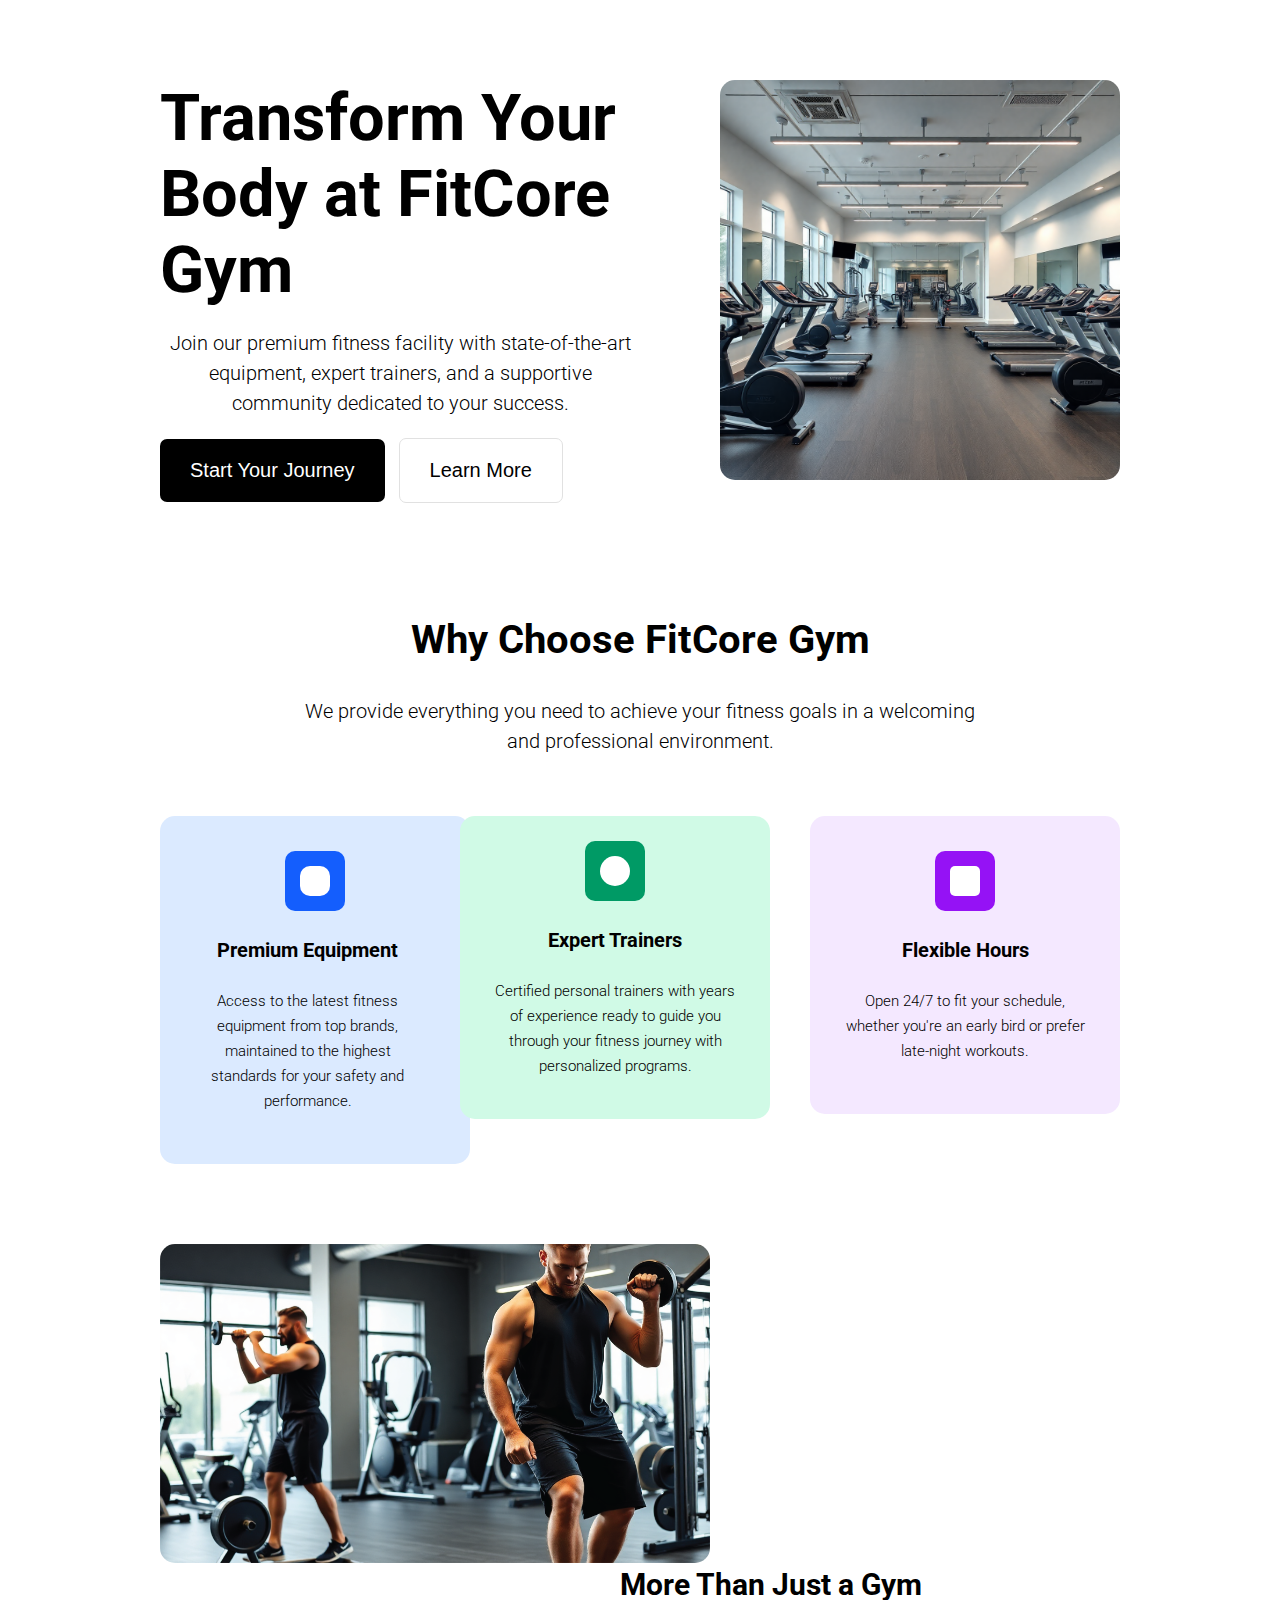
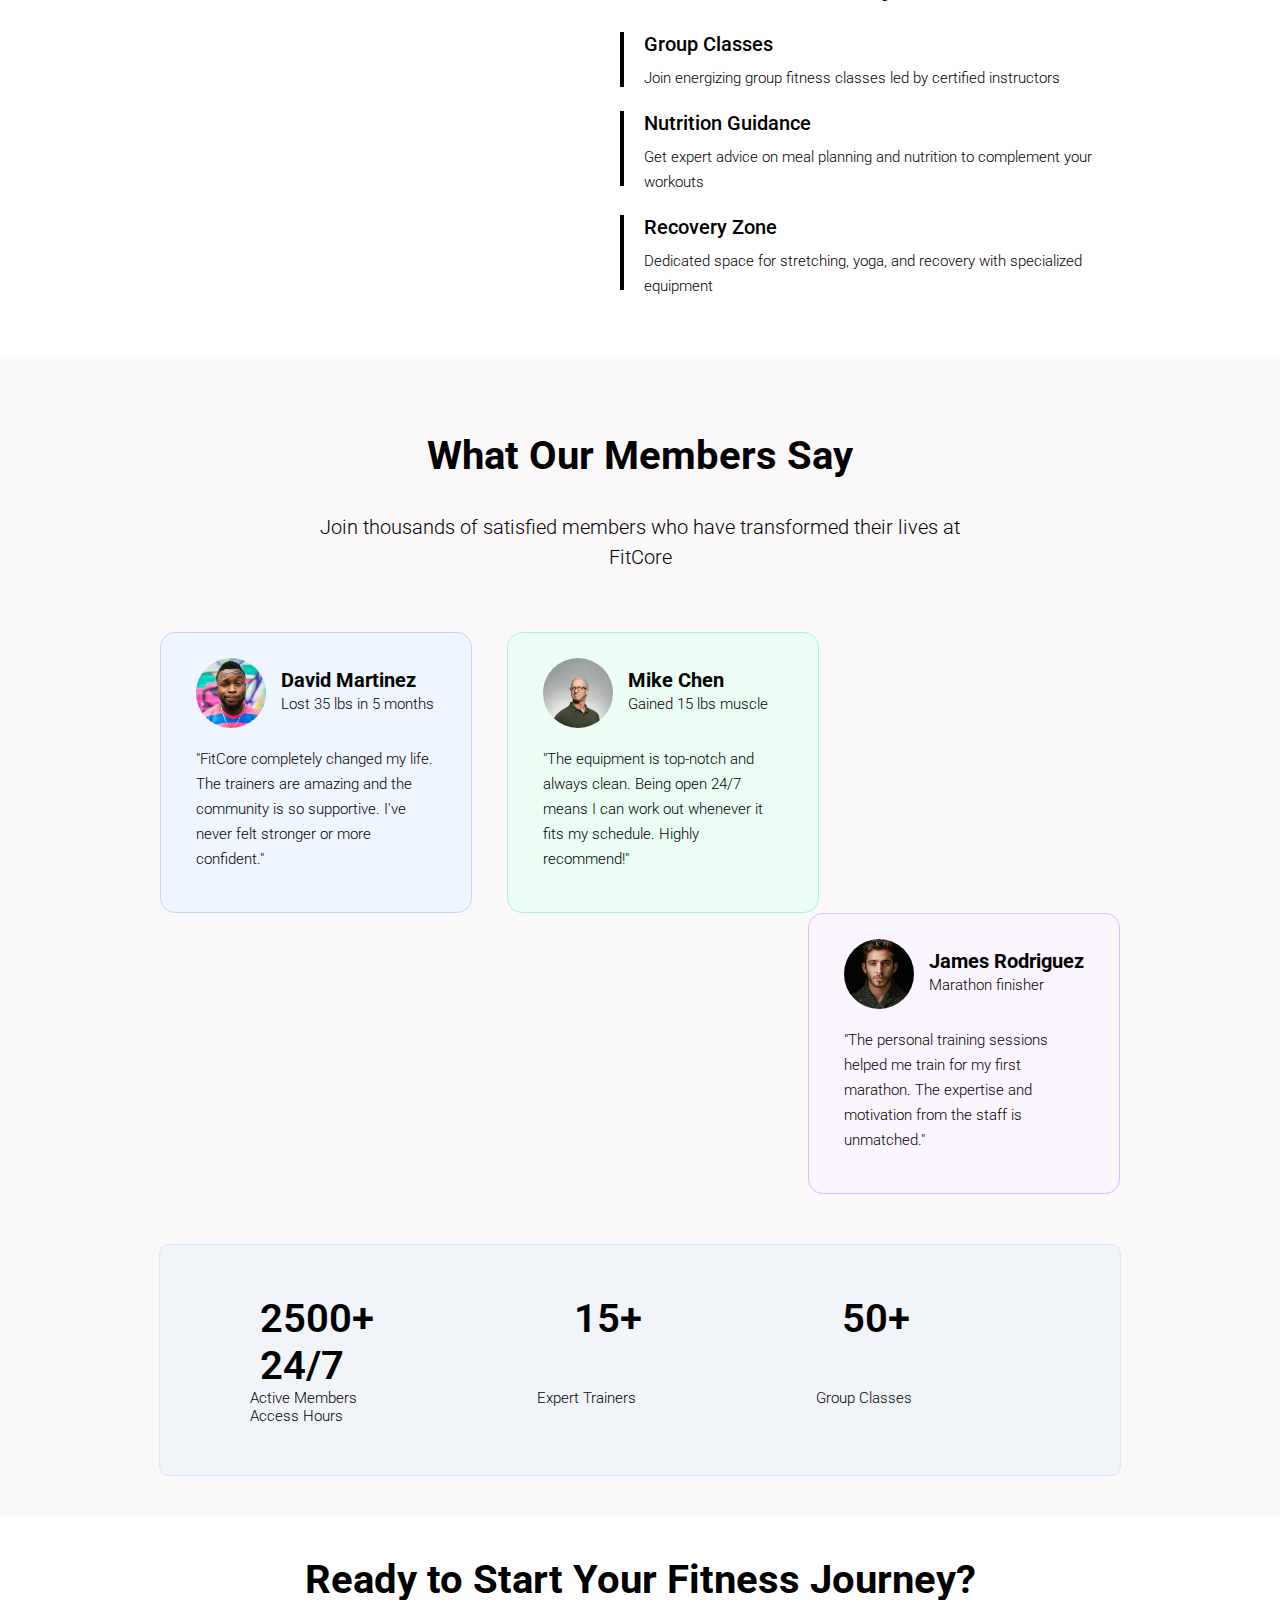
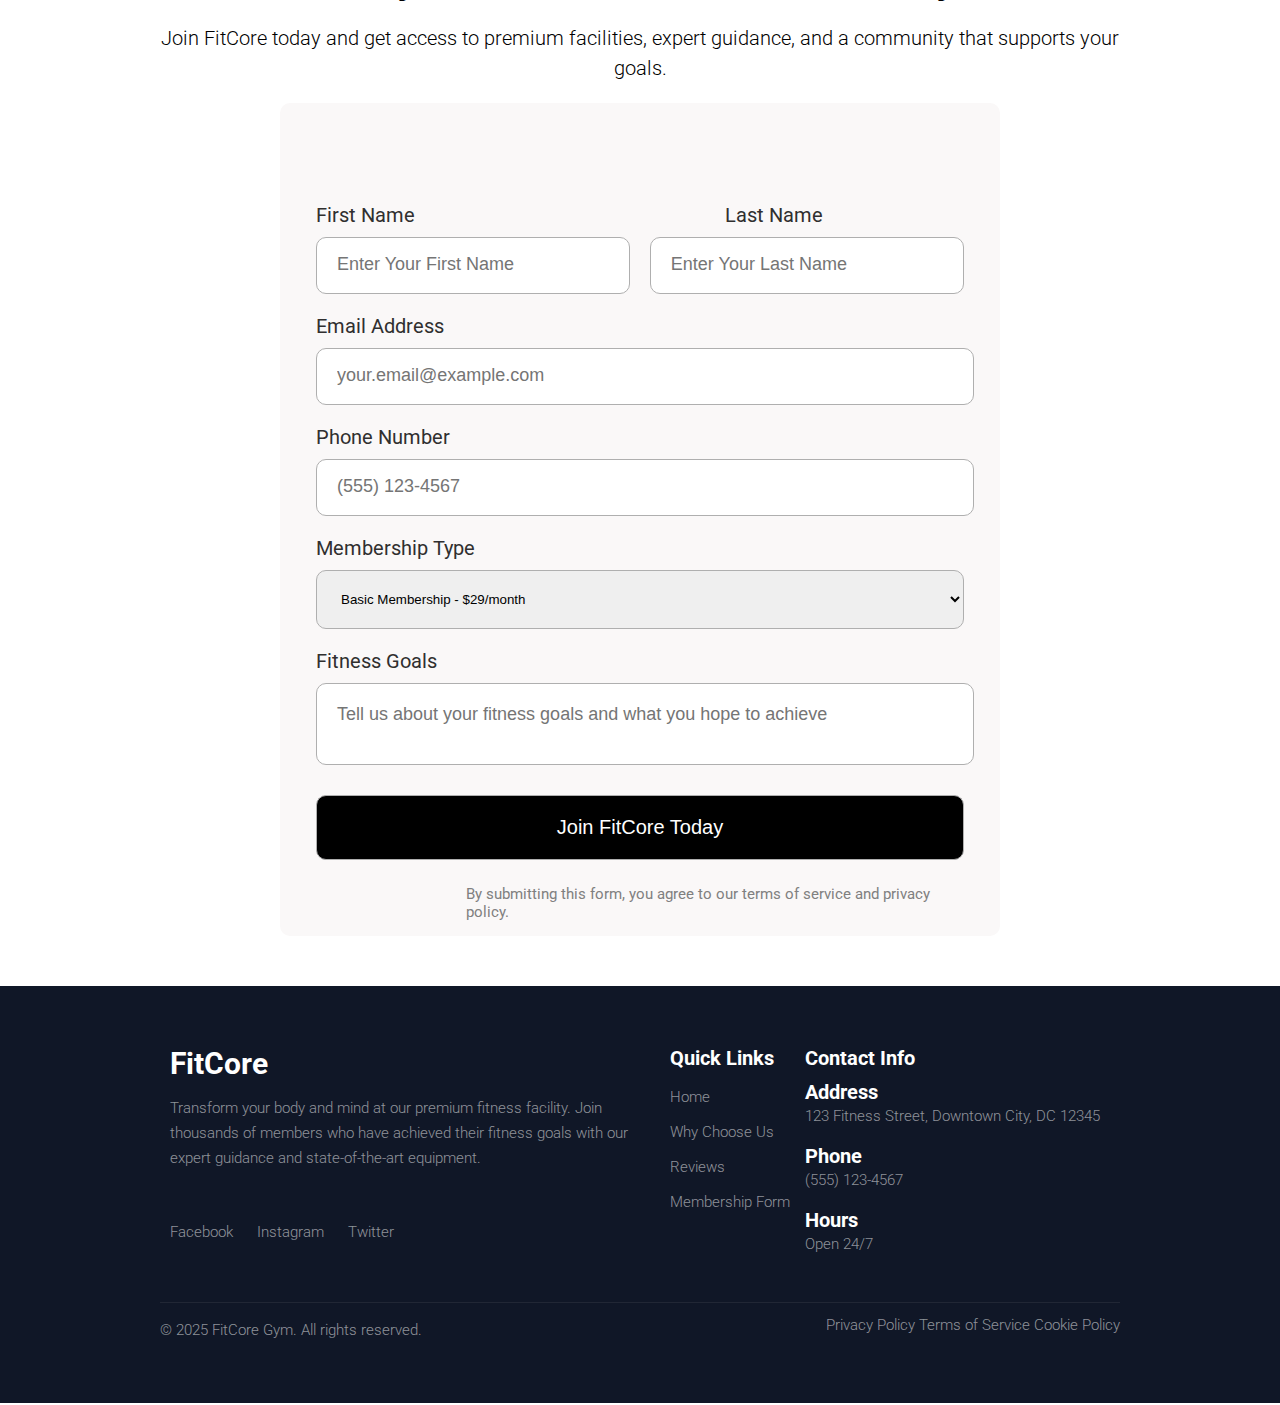
<file: index.html>
<!DOCTYPE html>
<html lang="en">
  <head>
    <meta charset="UTF-8" />
    <meta name="viewport" content="width=device-width, initial-scale=1.0" />
    <title>FitCore Gym | Assignment 2</title>
    <link rel="preconnect" href="https://fonts.googleapis.com" />
    <link rel="preconnect" href="https://fonts.gstatic.com" crossorigin />
    <link
      href="https://fonts.googleapis.com/css2?family=Roboto:ital,wght@0,100..900;1,100..900&display=swap"
      rel="stylesheet"
    />
    <link rel="stylesheet" href="css/index.css" />
    <link
      rel="shortcut icon"
      href="images/favicon.png"
      type="image/x-icon"
    />
  </head>
  <body>
    <div id="home" class="header padding-buttom">
      <div class="container">
        <div class="heading-text float-left">
          <h1>Transform Your Body at FitCore Gym</h1>
          <p class="section-paragraph">
            Join our premium fitness facility with state-of-the-art equipment,
            expert trainers, and a supportive community dedicated to your
            success.
          </p>
          <div class="button float-left">
            <button class="btn-left">Start Your Journey</button>
            <button class="btn-right">Learn More</button>
          </div>
        </div>

        <div class="image float-right">
          <img
            class="image-border"
            src="images/hero-section-img.png"
            alt="hero gym"
          />
        </div>
      </div>
      <div class="clear"></div>
    </div>

    <div id="why-choose-us" class="why-choose-us py-section">
      <div class="container">
        <div class="title">
          <h2>Why Choose FitCore Gym</h2>
          <p class="section-paragraph">
            We provide everything you need to achieve your fitness goals in a
            welcoming and professional environment.
          </p>
        </div>
        <div class="all-cards">
          <div class="card card1 float-right">
            <div class="square bg-violet">
              <div class="inner-square1 bg-light"></div>
            </div>
            <div class="text">
              <h4>Flexible Hours</h4>
              <p class="cards-paragraph">
                Open 24/7 to fit your schedule, whether you're an early bird or
                prefer late-night workouts.
              </p>
            </div>
          </div>
          <div class="card card2 float-right">
            <div class="square bg-green">
              <div class="circle bg-light"></div>
            </div>
            <div class="text">
              <h4>Expert Trainers</h4>
              <p class="cards-paragraph">
                Certified personal trainers with years of experience ready to
                guide you through your fitness journey with personalized
                programs.
              </p>
            </div>
          </div>
          <div class="card card3">
            <div class="square bg-blue">
              <div class="inner-square2 bg-light"></div>
            </div>
            <div class="text">
              <h4>Premium Equipment</h4>
              <p class="cards-paragraph">
                Access to the latest fitness equipment from top brands,
                maintained to the highest standards for your safety and
                performance.
              </p>
            </div>
          </div>

          <div class="clear"></div>
        </div>
      </div>
    </div>

    <div id="reviews" class="more-than-gym-section py-section">
      <div class="container">
        <div class="image float-left">
          <img
            class="image-border"
            src="images/why-choose-us.png"
            alt="gym"
          />
        </div>
        <div class="text float-right">
          <h3>More Than Just a Gym</h3>
          <div class="features">
            <div class="vertical-line small float-left"></div>
            <h4>Group Classes</h4>
            <p class="cards-paragraph">
              Join energizing group fitness classes led by certified instructors
            </p>
          </div>
          <div class="features">
            <div class="vertical-line large float-left"></div>
            <h4>Nutrition Guidance</h4>
            <p class="cards-paragraph">
              Get expert advice on meal planning and nutrition to complement
              your workouts
            </p>
          </div>
          <div class="features">
            <div class="vertical-line large float-left"></div>
            <h4>Recovery Zone</h4>
            <p class="cards-paragraph">
              Dedicated space for stretching, yoga, and recovery with
              specialized equipment
            </p>
          </div>
        </div>
      </div>
      <div class="clear"></div>
    </div>

    <div class="what-our-member-section py-section bg-grey">
      <div class="container">
        <div class="title">
          <h2>What Our Members Say</h2>
          <p class="section-paragraph">
            Join thousands of satisfied members who have transformed their lives
            at FitCore
          </p>
        </div>
        <div class="all-cards">
          <div class="card card1 float-left">
            <div class="image float-left">
              <img src="images/avatar-1.jpg" alt="customer1" />
            </div>
            <div class="customer-info float-left">
              <h4 class="no-margin">David Martinez</h4>
              <p class="cards-paragraph no-margin">Lost 35 lbs in 5 months</p>
            </div>
            <div class="clear"></div>

            <div class="customer-review">
              <p class="cards-paragraph align-left">
                "FitCore completely changed my life. The trainers are amazing
                and the community is so supportive. I've never felt stronger or
                more confident."
              </p>
            </div>
          </div>
          <div class="card card2 float-left">
            <div class="image float-left">
              <img src="images/avatar-2.jpg" alt="customer2" />
            </div>
            <div class="customer-info float-left">
              <h4 class="no-margin">Mike Chen</h4>
              <p class="cards-paragraph no-margin">Gained 15 lbs muscle</p>
            </div>
            <div class="clear"></div>

            <div class="customer-review">
              <p class="cards-paragraph align-left">
                "The equipment is top-notch and always clean. Being open 24/7
                means I can work out whenever it fits my schedule. Highly
                recommend!"
              </p>
            </div>
          </div>
          <div class="card card3 float-right">
            <div class="image float-left">
              <img src="images/avatar-3.jpg" alt="customer3" />
            </div>
            <div class="customer-info float-left">
              <h4 class="no-margin">James Rodriguez</h4>
              <p class="cards-paragraph no-margin">Marathon finisher</p>
            </div>
            <div class="clear"></div>

            <div class="customer-review">
              <p class="cards-paragraph align-left">
                "The personal training sessions helped me train for my first
                marathon. The expertise and motivation from the staff is
                unmatched."
              </p>
            </div>
          </div>
        </div>
      </div>
      <div class="clear"></div>
      <div class="gym-info-section">
        <div class="container bg-grey">
          <div class="numbers">
            <ul class="no-list-style no-padding float-left">
              <li class="float-left">2500+</li>
              <li class="float-left">15+</li>
              <li class="float-left">50+</li>
              <li class="float-left">24/7</li>
            </ul>
          </div>
          <div class="clear"></div>
          <div class="titles">
            <ul class="no-list-style no-padding float-left">
              <li class="float-left">Active Members</li>
              <li class="float-left">Expert Trainers</li>
              <li class="float-left">Group Classes</li>
              <li class="float-left">Access Hours</li>
            </ul>
          </div>
          <div class="clear"></div>
        </div>
      </div>
    </div>

    <div id="membership-form" class="ready-to-start-section py-section">
      <div class="container">
        <div class="title">
          <h2 class="no-margin">Ready to Start Your Fitness Journey?</h2>
          <p class="section-paragraph">
            Join FitCore today and get access to premium facilities, expert
            guidance, and a community that supports your goals.
          </p>
        </div>
        <div class="form">
          <div class="content-container margin-block30">
            
            <form method="post">
              <!--label------------------------------------------------------>

              <div>
                <div class="first">
                  <label
                    class="first-name float-left label-button-padding"
                    for="fname"
                    >First Name</label
                  >
                </div>
                <div class="last">
                  <label
                    class="last-name float-left label-button-padding"
                    for="lname"
                    >Last Name</label
                  >
                </div>
              </div>

              <!----input----------------------------------------------------->

              <div class="f-l-inputs input-button-padding">
                <div class="f-input">
                  <input
                    class="first float-left"
                    id="fname"
                    type="text"
                    name="userFname"
                    placeholder="Enter Your First Name"
                    minlength="3"
                  />
                </div>

                <div class="l-input">
                  <input
                    class="last float-right"
                    id="lname"
                    type="text"
                    name="userLname"
                    placeholder="Enter Your Last Name"
                    minlength="3"
                  />
                </div>
                <div class="clear"></div>
              </div>
              <!----label----------------------------------------------------->

              <div>
                <label class="float-left label-button-padding" for="email"
                  >Email Address</label
                >
              </div>

              <!----input----------------------------------------------------->

              <div>
                <input
                  class="float-left email-input"
                  id="email"
                  type="email"
                  name="userEmail"
                  placeholder="your.email@example.com"
                />
              </div>

              <!----label----------------------------------------------------->

              <div>
                <label class="float-left label-button-padding" for="phone"
                  >Phone Number
                </label>
              </div>

              <!----input----------------------------------------------------->

              <div>
                <input
                  class="float-left phone-input"
                  id="phone"
                  type="tel"
                  name="userPhone"
                  placeholder="(555) 123-4567"
                />
              </div>

              <!----label----------------------------------------------------->

              <div>
                <label class="float-left label-button-padding" for="member-type"
                  >Membership Type
                </label>
              </div>

              <!----input----------------------------------------------------->

              <div>
                <select class="float-left" name="memberType" id="member-type">
                  <option value="basic">Basic Membership - $29/month</option>
                  <option value="premium">
                    premium Membership - $49/month
                  </option>
                  <option value="vip">VIP Membership - $79/month</option>
                </select>
              </div>

              <!----label----------------------------------------------------->

              <div>
                <label class="float-left label-button-padding" for="goals"
                  >Fitness Goals
                </label>
              </div>

              <!----input----------------------------------------------------->

              <div>
                <textarea
                  class="float-left"
                  rows="2"
                  name="userGoals"
                  id="goals"
                  placeholder="Tell us about your fitness goals and what you hope to achieve"
                ></textarea>
              </div>

              <!----button----------------------------------------------------->

              <div>
                <button class="float-left margin-block30 submit-button" type="submit">
                  Join FitCore Today
                </button>
              </div>

              <div>
                <p class="endline float-left">
                  By submitting this form, you agree to our terms of service and
                  privacy policy.
                </p>
              </div>

              <div class="clear"></div>
            </form>
          </div>
        </div>
      </div>
    </div>

    <div class="footer bg-navyblue">
      <div class="container">
        <div class="footer-descr float-left paddingtop60">
          <div><h3 class="footer-header no-margin text-white">FitCore</h3></div>
          <div>
            <p class="cards-paragraph footer-paragraph text-white-lowopacity">
              Transform your body and mind at our premium fitness facility. Join
              thousands of members who have achieved their fitness goals with
              our expert guidance and state-of-the-art equipment.
            </p>
          </div>
        </div>

        <div class="quick-links float-left paddingtop60">
          <div><h4 class="marginbottom10 text-white">Quick Links</h4></div>
          <div>
            <ul class="no-list-style no-margin no-padding">
              <li>
                <a class="cards-paragraph text-white-lowopacity" href="#home">Home</a>
              </li>
              <li>
                <a class="cards-paragraph text-white-lowopacity" href="#why-choose-us"
                  >Why Choose Us</a
                >
              </li>
              <li>
                <a class="cards-paragraph text-white-lowopacity" href="#reviews"
                  >Reviews</a
                >
              </li>
              <li>
                <a class="cards-paragraph text-white-lowopacity" href="#membership-form"
                  >Membership Form</a
                >
              </li>
            </ul>
          </div>
        </div>

        <div class="contact-info float-right paddingtop60">
          <div><h4 class="marginbottom10 text-white">Contact Info</h4></div>
          <div class="contact">
            <h4 class="no-margin text-white">Address</h4>
            <p class="cards-paragraph no-margin-top text-white-lowopacity">
              123 Fitness Street, Downtown City, DC 12345
            </p>
            <h4 class="no-margin text-white">Phone</h4>
            <p class="cards-paragraph no-margin-top text-white-lowopacity">
              (555) 123-4567
            </p>
            <h4 class="no-margin text-white">Hours</h4>
            <p class="cards-paragraph no-margin-top text-white-lowopacity">Open 24/7</p>
          </div>
        </div>

        <div class="social-links float-left">
          <a
            class="cards-paragraph text-white-lowopacity"
            href="https://www.facebook.com/"
            target="_blank"
            >Facebook
          </a>
          <a
            class="cards-paragraph text-white-lowopacity"
            href="https://www.instagram.com/"
            target="_blank"
          >
            Instagram</a
          >
          <a
            class="cards-paragraph text-white-lowopacity"
            href="https://www.twitter.com/"
            target="_blank"
            >Twitter</a
          >
        </div>
        <div class="clear"></div>
        <div class="line"></div>

       
        <div>
          <p class="marginbottom30 text-white-lowopacity cards-paragraph float-left copy-right">
            © 2025 FitCore Gym. All rights reserved.
          </p>
        </div>

        <div class="policy-links float-right">
          <a class="marginbottom30 text-white-lowopacity cards-paragraph " href="#"
            >Privacy Policy
          </a>
          <a class="text-white-lowopacity cards-paragraph " href="#">
            Terms of Service
          </a>
          <a class="text-white-lowopacity cards-paragraph " href="#"
            >Cookie Policy</a
          >
        </div>

        <div class="clear"></div>
      </div>
    </div>
  </body>
</html>
</file>
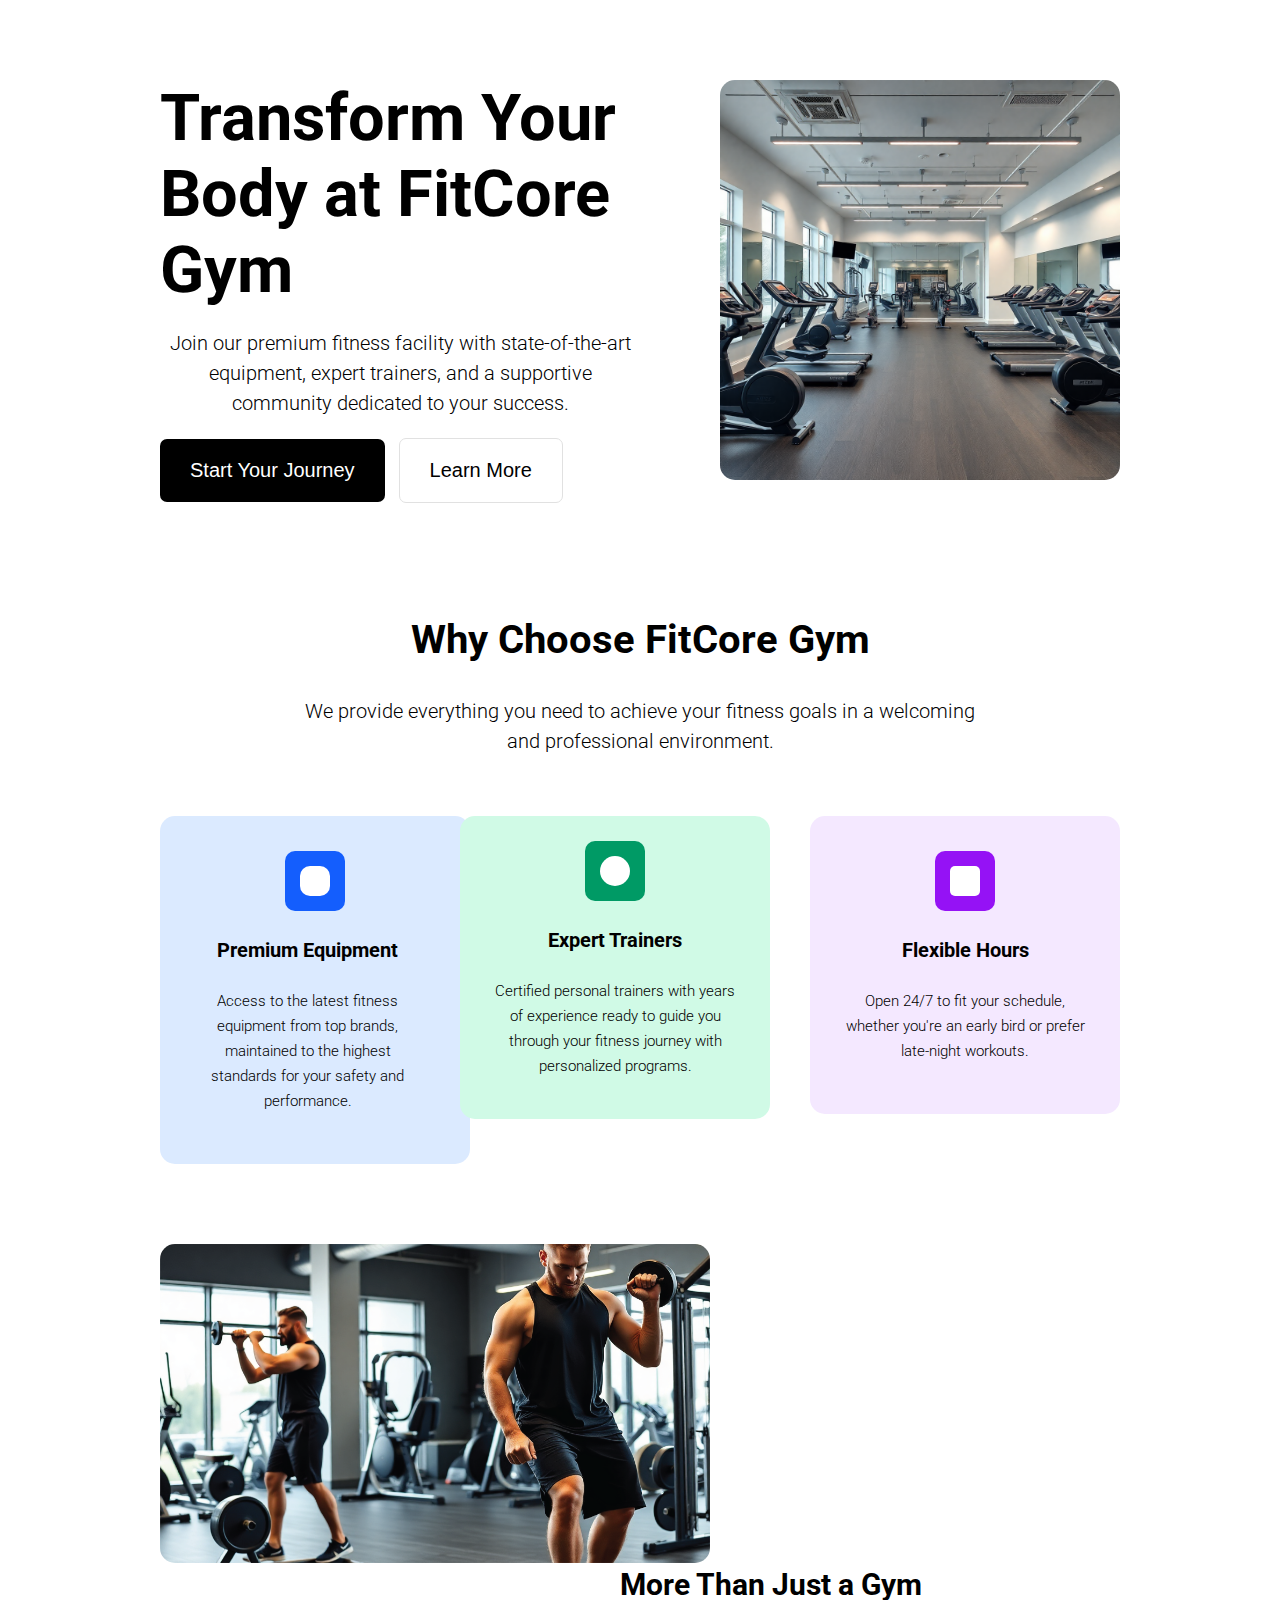
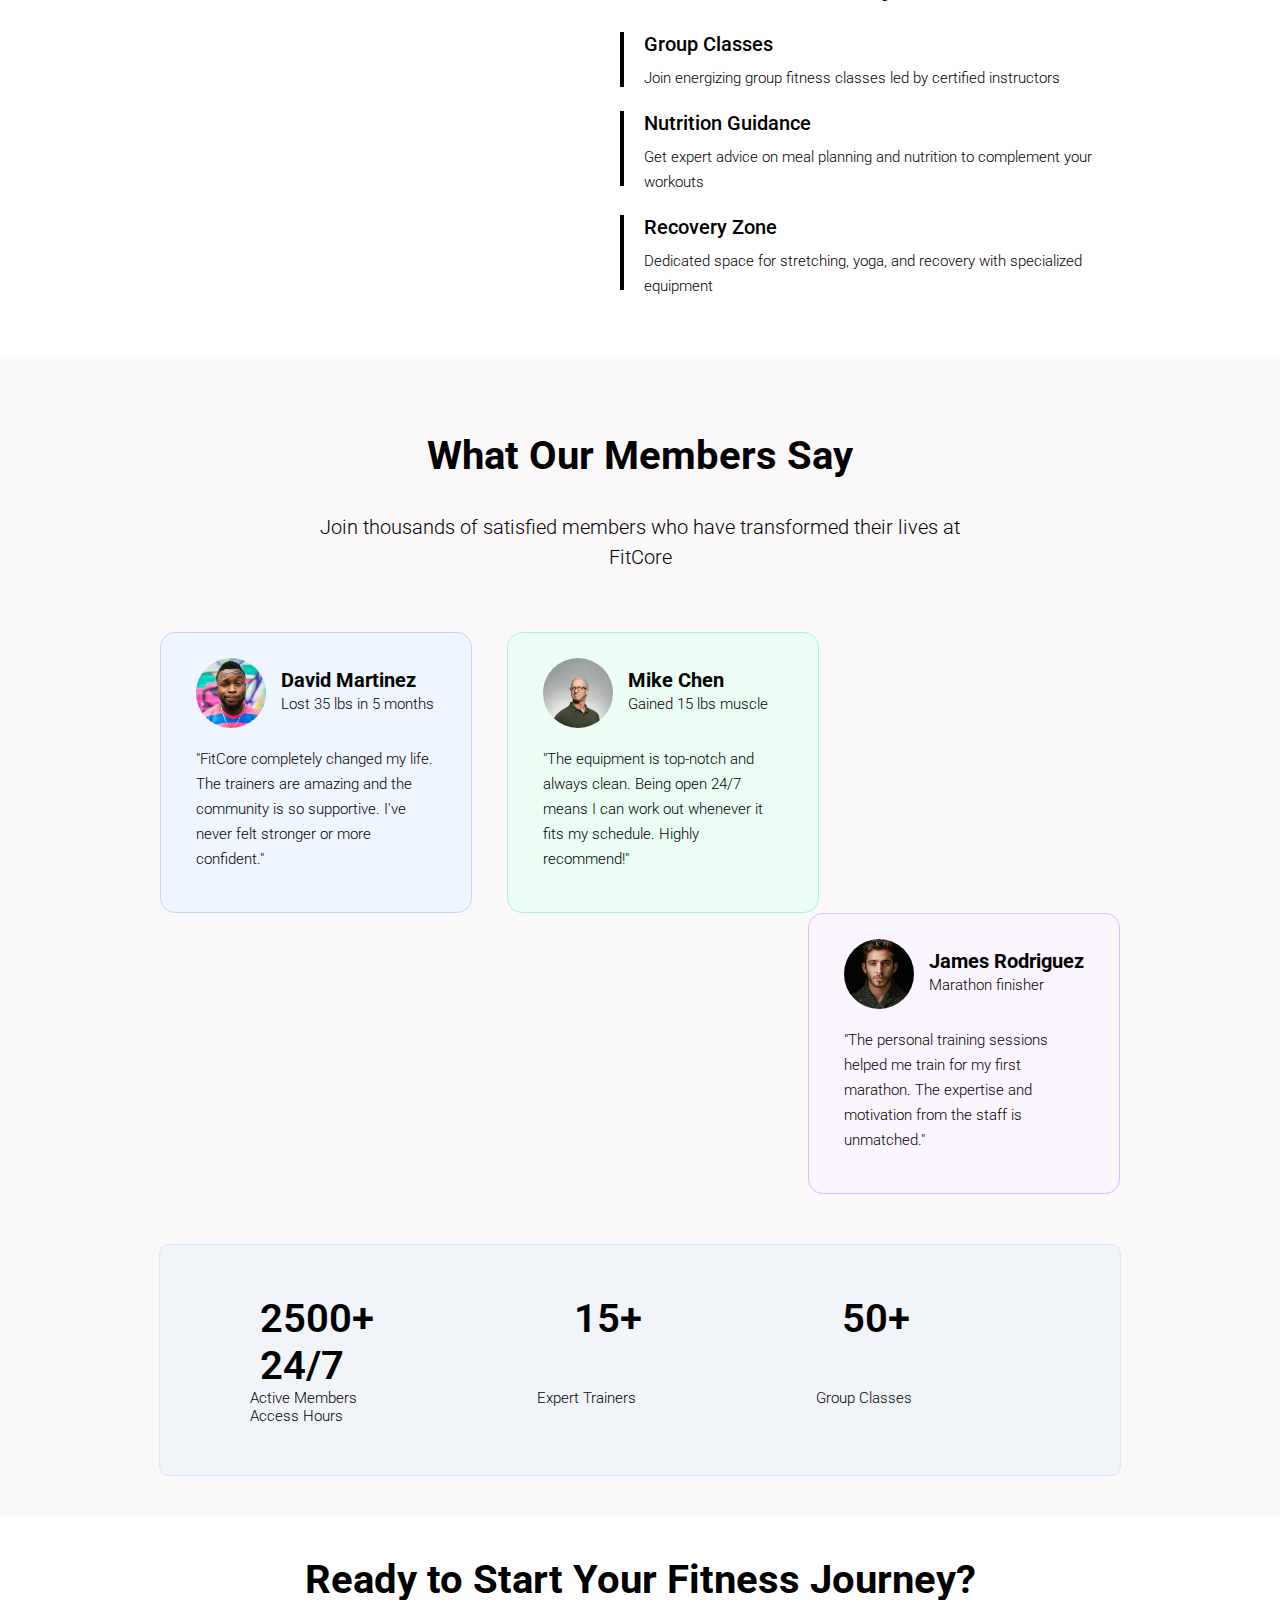
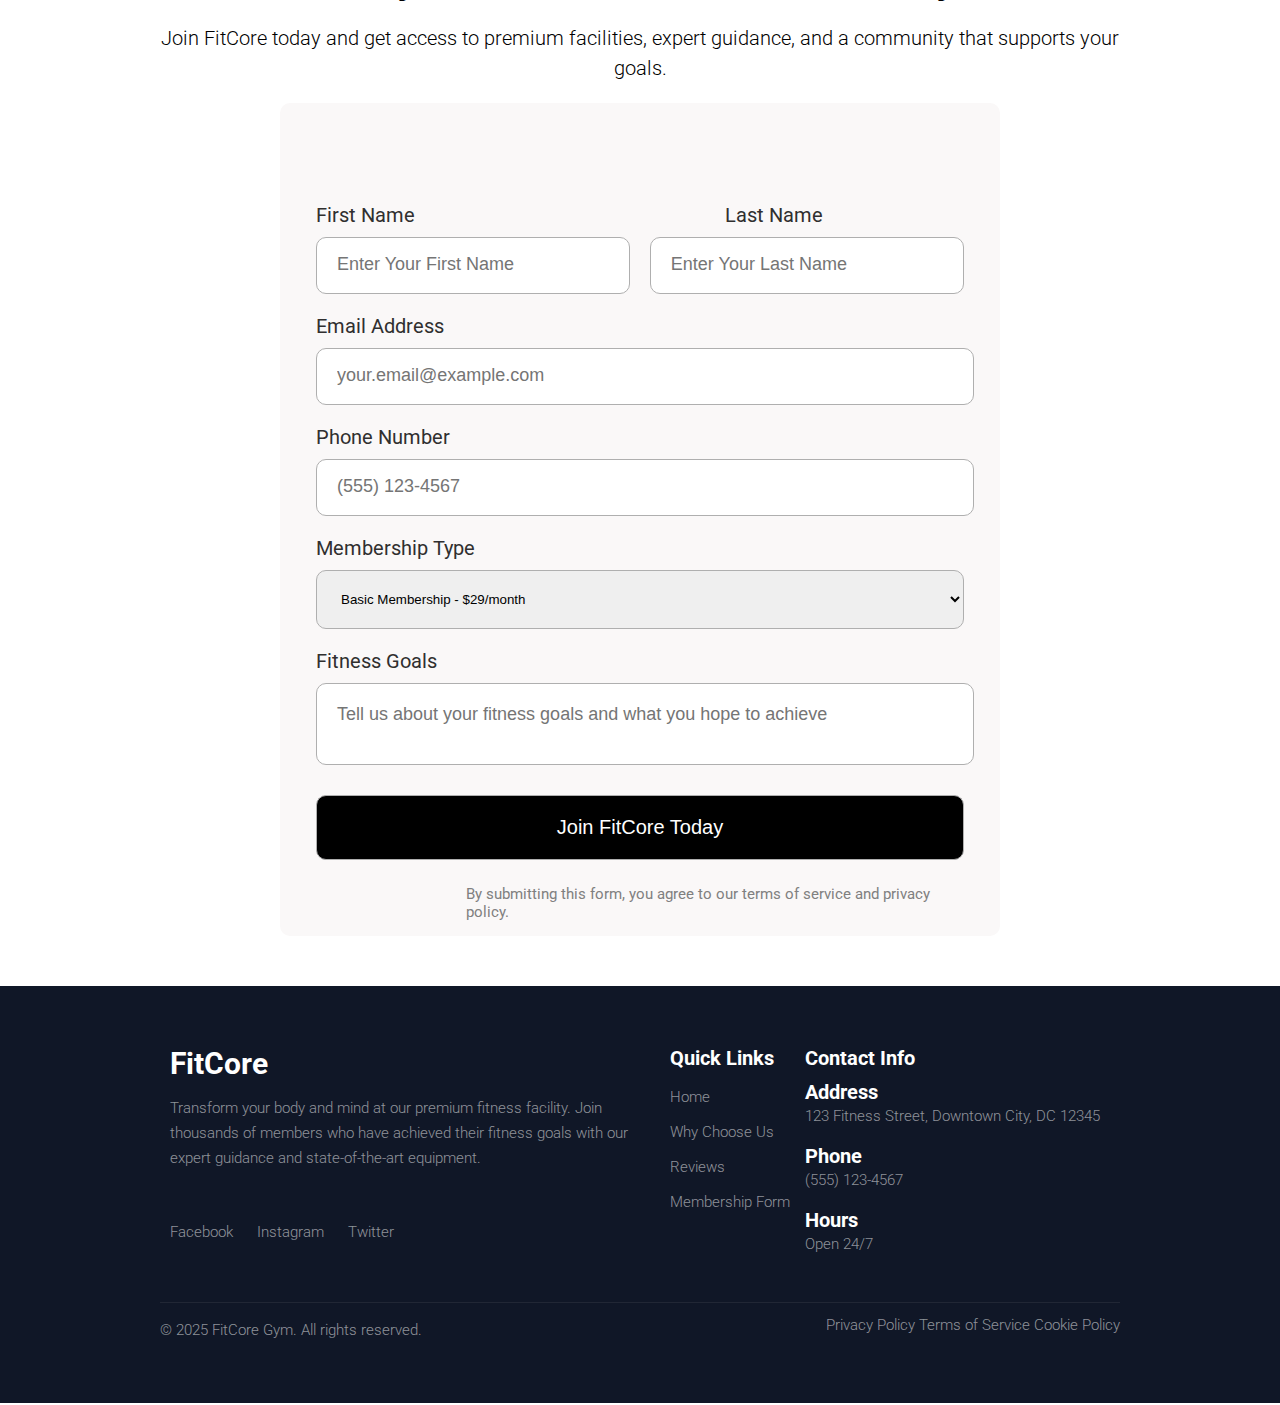
<file: html/index.html>
<!DOCTYPE html>
<html lang="en">
  <head>
    <meta charset="UTF-8" />
    <meta name="viewport" content="width=device-width, initial-scale=1.0" />
    <title>FitCore Gym | Assignment 2</title>
    <link rel="preconnect" href="https://fonts.googleapis.com" />
    <link rel="preconnect" href="https://fonts.gstatic.com" crossorigin />
    <link
      href="https://fonts.googleapis.com/css2?family=Roboto:ital,wght@0,100..900;1,100..900&display=swap"
      rel="stylesheet"
    />
    <link rel="stylesheet" href="../css/index.css" />
    <link
      rel="shortcut icon"
      href="..\\images\\favicon.png"
      type="image/x-icon"
    />
  </head>
  <body>
    <div id="home" class="header padding-buttom">
      <div class="container">
        <div class="heading-text float-left">
          <h1>Transform Your Body at FitCore Gym</h1>
          <p class="section-paragraph">
            Join our premium fitness facility with state-of-the-art equipment,
            expert trainers, and a supportive community dedicated to your
            success.
          </p>
          <div class="button float-left">
            <button class="btn-left">Start Your Journey</button>
            <button class="btn-right">Learn More</button>
          </div>
        </div>

        <div class="image float-right">
          <img
            class="image-border"
            src="..\\images\\hero-section-img.png"
            alt="hero gym"
          />
        </div>
      </div>
      <div class="clear"></div>
    </div>

    <div id="why-choose-us" class="why-choose-us py-section">
      <div class="container">
        <div class="title">
          <h2>Why Choose FitCore Gym</h2>
          <p class="section-paragraph">
            We provide everything you need to achieve your fitness goals in a
            welcoming and professional environment.
          </p>
        </div>
        <div class="all-cards">
          <div class="card card1 float-right">
            <div class="square bg-violet">
              <div class="inner-square1 bg-light"></div>
            </div>
            <div class="text">
              <h4>Flexible Hours</h4>
              <p class="cards-paragraph">
                Open 24/7 to fit your schedule, whether you're an early bird or
                prefer late-night workouts.
              </p>
            </div>
          </div>
          <div class="card card2 float-right">
            <div class="square bg-green">
              <div class="circle bg-light"></div>
            </div>
            <div class="text">
              <h4>Expert Trainers</h4>
              <p class="cards-paragraph">
                Certified personal trainers with years of experience ready to
                guide you through your fitness journey with personalized
                programs.
              </p>
            </div>
          </div>
          <div class="card card3">
            <div class="square bg-blue">
              <div class="inner-square2 bg-light"></div>
            </div>
            <div class="text">
              <h4>Premium Equipment</h4>
              <p class="cards-paragraph">
                Access to the latest fitness equipment from top brands,
                maintained to the highest standards for your safety and
                performance.
              </p>
            </div>
          </div>

          <div class="clear"></div>
        </div>
      </div>
    </div>

    <div id="reviews" class="more-than-gym-section py-section">
      <div class="container">
        <div class="image float-left">
          <img
            class="image-border"
            src="../images/why-choose-us.png"
            alt="gym"
          />
        </div>
        <div class="text float-right">
          <h3>More Than Just a Gym</h3>
          <div class="features">
            <div class="vertical-line small float-left"></div>
            <h4>Group Classes</h4>
            <p class="cards-paragraph">
              Join energizing group fitness classes led by certified instructors
            </p>
          </div>
          <div class="features">
            <div class="vertical-line large float-left"></div>
            <h4>Nutrition Guidance</h4>
            <p class="cards-paragraph">
              Get expert advice on meal planning and nutrition to complement
              your workouts
            </p>
          </div>
          <div class="features">
            <div class="vertical-line large float-left"></div>
            <h4>Recovery Zone</h4>
            <p class="cards-paragraph">
              Dedicated space for stretching, yoga, and recovery with
              specialized equipment
            </p>
          </div>
        </div>
      </div>
      <div class="clear"></div>
    </div>

    <div class="what-our-member-section py-section bg-grey">
      <div class="container">
        <div class="title">
          <h2>What Our Members Say</h2>
          <p class="section-paragraph">
            Join thousands of satisfied members who have transformed their lives
            at FitCore
          </p>
        </div>
        <div class="all-cards">
          <div class="card card1 float-left">
            <div class="image float-left">
              <img src="../images/avatar-1.jpg" alt="customer1" />
            </div>
            <div class="customer-info float-left">
              <h4 class="no-margin">David Martinez</h4>
              <p class="cards-paragraph no-margin">Lost 35 lbs in 5 months</p>
            </div>
            <div class="clear"></div>

            <div class="customer-review">
              <p class="cards-paragraph align-left">
                "FitCore completely changed my life. The trainers are amazing
                and the community is so supportive. I've never felt stronger or
                more confident."
              </p>
            </div>
          </div>
          <div class="card card2 float-left">
            <div class="image float-left">
              <img src="../images/avatar-2.jpg" alt="customer2" />
            </div>
            <div class="customer-info float-left">
              <h4 class="no-margin">Mike Chen</h4>
              <p class="cards-paragraph no-margin">Gained 15 lbs muscle</p>
            </div>
            <div class="clear"></div>

            <div class="customer-review">
              <p class="cards-paragraph align-left">
                "The equipment is top-notch and always clean. Being open 24/7
                means I can work out whenever it fits my schedule. Highly
                recommend!"
              </p>
            </div>
          </div>
          <div class="card card3 float-right">
            <div class="image float-left">
              <img src="../images/avatar-3.jpg" alt="customer3" />
            </div>
            <div class="customer-info float-left">
              <h4 class="no-margin">James Rodriguez</h4>
              <p class="cards-paragraph no-margin">Marathon finisher</p>
            </div>
            <div class="clear"></div>

            <div class="customer-review">
              <p class="cards-paragraph align-left">
                "The personal training sessions helped me train for my first
                marathon. The expertise and motivation from the staff is
                unmatched."
              </p>
            </div>
          </div>
        </div>
      </div>
      <div class="clear"></div>
      <div class="gym-info-section">
        <div class="container bg-grey">
          <div class="numbers">
            <ul class="no-list-style no-padding float-left">
              <li class="float-left">2500+</li>
              <li class="float-left">15+</li>
              <li class="float-left">50+</li>
              <li class="float-left">24/7</li>
            </ul>
          </div>
          <div class="clear"></div>
          <div class="titles">
            <ul class="no-list-style no-padding float-left">
              <li class="float-left">Active Members</li>
              <li class="float-left">Expert Trainers</li>
              <li class="float-left">Group Classes</li>
              <li class="float-left">Access Hours</li>
            </ul>
          </div>
          <div class="clear"></div>
        </div>
      </div>
    </div>

    <div id="membership-form" class="ready-to-start-section py-section">
      <div class="container">
        <div class="title">
          <h2 class="no-margin">Ready to Start Your Fitness Journey?</h2>
          <p class="section-paragraph">
            Join FitCore today and get access to premium facilities, expert
            guidance, and a community that supports your goals.
          </p>
        </div>
        <div class="form">
          <div class="content-container margin-block30">
            
            <form method="post">
              <!--label------------------------------------------------------>

              <div>
                <div class="first">
                  <label
                    class="first-name float-left label-button-padding"
                    for="fname"
                    >First Name</label
                  >
                </div>
                <div class="last">
                  <label
                    class="last-name float-left label-button-padding"
                    for="lname"
                    >Last Name</label
                  >
                </div>
              </div>

              <!----input----------------------------------------------------->

              <div class="f-l-inputs input-button-padding">
                <div class="f-input">
                  <input
                    class="first float-left"
                    id="fname"
                    type="text"
                    name="userFname"
                    placeholder="Enter Your First Name"
                    minlength="3"
                  />
                </div>

                <div class="l-input">
                  <input
                    class="last float-right"
                    id="lname"
                    type="text"
                    name="userLname"
                    placeholder="Enter Your Last Name"
                    minlength="3"
                  />
                </div>
                <div class="clear"></div>
              </div>
              <!----label----------------------------------------------------->

              <div>
                <label class="float-left label-button-padding" for="email"
                  >Email Address</label
                >
              </div>

              <!----input----------------------------------------------------->

              <div>
                <input
                  class="float-left email-input"
                  id="email"
                  type="email"
                  name="userEmail"
                  placeholder="your.email@example.com"
                />
              </div>

              <!----label----------------------------------------------------->

              <div>
                <label class="float-left label-button-padding" for="phone"
                  >Phone Number
                </label>
              </div>

              <!----input----------------------------------------------------->

              <div>
                <input
                  class="float-left phone-input"
                  id="phone"
                  type="tel"
                  name="userPhone"
                  placeholder="(555) 123-4567"
                />
              </div>

              <!----label----------------------------------------------------->

              <div>
                <label class="float-left label-button-padding" for="member-type"
                  >Membership Type
                </label>
              </div>

              <!----input----------------------------------------------------->

              <div>
                <select class="float-left" name="memberType" id="member-type">
                  <option value="basic">Basic Membership - $29/month</option>
                  <option value="premium">
                    premium Membership - $49/month
                  </option>
                  <option value="vip">VIP Membership - $79/month</option>
                </select>
              </div>

              <!----label----------------------------------------------------->

              <div>
                <label class="float-left label-button-padding" for="goals"
                  >Fitness Goals
                </label>
              </div>

              <!----input----------------------------------------------------->

              <div>
                <textarea
                  class="float-left"
                  rows="2"
                  name="userGoals"
                  id="goals"
                  placeholder="Tell us about your fitness goals and what you hope to achieve"
                ></textarea>
              </div>

              <!----button----------------------------------------------------->

              <div>
                <button class="float-left margin-block30 submit-button" type="submit">
                  Join FitCore Today
                </button>
              </div>

              <div>
                <p class="endline float-left">
                  By submitting this form, you agree to our terms of service and
                  privacy policy.
                </p>
              </div>

              <div class="clear"></div>
            </form>
          </div>
        </div>
      </div>
    </div>

    <div class="footer bg-navyblue">
      <div class="container">
        <div class="footer-descr float-left paddingtop60">
          <div><h3 class="footer-header no-margin text-white">FitCore</h3></div>
          <div>
            <p class="cards-paragraph footer-paragraph text-white-lowopacity">
              Transform your body and mind at our premium fitness facility. Join
              thousands of members who have achieved their fitness goals with
              our expert guidance and state-of-the-art equipment.
            </p>
          </div>
        </div>

        <div class="quick-links float-left paddingtop60">
          <div><h4 class="marginbottom10 text-white">Quick Links</h4></div>
          <div>
            <ul class="no-list-style no-margin no-padding">
              <li>
                <a class="cards-paragraph text-white-lowopacity" href="#home">Home</a>
              </li>
              <li>
                <a class="cards-paragraph text-white-lowopacity" href="#why-choose-us"
                  >Why Choose Us</a
                >
              </li>
              <li>
                <a class="cards-paragraph text-white-lowopacity" href="#reviews"
                  >Reviews</a
                >
              </li>
              <li>
                <a class="cards-paragraph text-white-lowopacity" href="#membership-form"
                  >Membership Form</a
                >
              </li>
            </ul>
          </div>
        </div>

        <div class="contact-info float-right paddingtop60">
          <div><h4 class="marginbottom10 text-white">Contact Info</h4></div>
          <div class="contact">
            <h4 class="no-margin text-white">Address</h4>
            <p class="cards-paragraph no-margin-top text-white-lowopacity">
              123 Fitness Street, Downtown City, DC 12345
            </p>
            <h4 class="no-margin text-white">Phone</h4>
            <p class="cards-paragraph no-margin-top text-white-lowopacity">
              (555) 123-4567
            </p>
            <h4 class="no-margin text-white">Hours</h4>
            <p class="cards-paragraph no-margin-top text-white-lowopacity">Open 24/7</p>
          </div>
        </div>

        <div class="social-links float-left">
          <a
            class="cards-paragraph text-white-lowopacity"
            href="https://www.facebook.com/"
            target="_blank"
            >Facebook
          </a>
          <a
            class="cards-paragraph text-white-lowopacity"
            href="https://www.instagram.com/"
            target="_blank"
          >
            Instagram</a
          >
          <a
            class="cards-paragraph text-white-lowopacity"
            href="https://www.twitter.com/"
            target="_blank"
            >Twitter</a
          >
        </div>
        <div class="clear"></div>
        <div class="line"></div>

       
        <div>
          <p class="marginbottom30 text-white-lowopacity cards-paragraph float-left copy-right">
            © 2025 FitCore Gym. All rights reserved.
          </p>
        </div>

        <div class="policy-links float-right">
          <a class="marginbottom30 text-white-lowopacity cards-paragraph " href="#"
            >Privacy Policy
          </a>
          <a class="text-white-lowopacity cards-paragraph " href="#">
            Terms of Service
          </a>
          <a class="text-white-lowopacity cards-paragraph " href="#"
            >Cookie Policy</a
          >
        </div>

        <div class="clear"></div>
      </div>
    </div>
  </body>
</html>
</file>
<file: css/index.css>
/* general style*/

body {
  margin: 0;
  font-family: "Roboto", sans-serif;
}
.container {
  width: 75%;
  margin: auto;
}

div img {
  width: 100%;
}

.header .container h1 {
  margin: 0;
}

.py-section {
  padding-block: 40px;
}

.padding-buttom {
  padding-bottom: 40px;
}

.section-paragraph {
  font-size: 20px;
  line-height: 30px;
  font-weight: 300;
  text-align: center;
}

.cards-paragraph {
  font-size: 15px;
  line-height: 25px;
  font-weight: 300;
}

h1 {
  font-size: 65px;
}

h2 {
  font-size: 40px;
  text-align: center;
}

h3 {
  font-size: 30px;
}

h4 {
  font-size: 20px;
}

.align-left {
  text-align: left;
}

.line-height25 {
  line-height: 25px;
}

.no-margin {
  margin: 0;
}
.no-padding {
  padding-left: 0;
}

.no-list-style {
  list-style: none;
}

a{
  text-decoration: none;
}

.text-white{
  color: white;
}

.text-white-lowopacity{
color: rgba(255, 255, 255, 0.538);
}

.no-margin-top{
  margin-top: 0;
}
/* general style*/

/* section 1*/

/*image******************************/

.header .image {
  width: 400px;
  margin-top: 80px;
}

.image-border {
  border-radius: 15px;
  -webkit-border-radius: 15px;
  -moz-border-radius: 15px;
  -ms-border-radius: 15px;
  -o-border-radius: 15px;
}

/*image******************************/

/*text******************************/

.header .container .heading-text {
  width: 50%;
  margin-top: 80px;
}

/*text******************************/

/*button***************************/

.header button {
  padding: 20px 30px;
  border-radius: 7px;
  -webkit-border-radius: 7px;
  -moz-border-radius: 7px;
  -ms-border-radius: 7px;
  -o-border-radius: 7px;
  border: 0;
  font-size: 20px;
}

.header .btn-left {
  background-color: black;
  color: white;
  margin-right: 10px;
}

.header .btn-right {
  background-color: white;
  border: 1px rgb(225, 225, 225) solid;
}

/*button***************************/

/*float***************************/
.float-left {
  float: left;
}
.float-right {
  float: right;
}
.clear {
  clear: both;
}

/*float***************************/

/* section 1*/

/* section 2*/

/*text******************************/
.why-choose-us .container .title {
  width: 70%;
  margin: auto;
}

/*cards**************************/

.card {
  width: 25%;
  text-align: center;
  padding: 25px 35px;
  border-radius: 15px;
  -webkit-border-radius: 15px;
  -moz-border-radius: 15px;
  -ms-border-radius: 15px;
  -o-border-radius: 15px;
}

.why-choose-us .card.card1 {
  background-color: rgb(244, 232, 255);
  padding: 35px;
}
.why-choose-us .card.card2 {
  background-color: rgb(208, 250, 230);
  margin-inline: 40px;
}
.why-choose-us .card.card3 {
  background-color: rgb(219, 234, 255);
  padding: 35px;
}

/*cards**************************/

/*shapes************************/

.bg-light {
  background-color: white;
}
.bg-blue {
  background-color: #145efd;
}

.bg-green {
  background-color: rgb(0, 154, 101);
}

.bg-violet {
  background-color: rgb(149, 18, 245);
}

.square , .circle , .inner-square1 , .inner-square2 {
  width: 30px;
  height: 30px;

  border-radius: 10px;
  -webkit-border-radius: 10px;
  -moz-border-radius: 10px;
  -ms-border-radius: 10px;
  -o-border-radius: 10px;
  margin: auto;
}

.square{
  padding: 15px;
}
.circle {
  border-radius: 50%;
  -webkit-border-radius: 50%;
  -moz-border-radius: 50%;
  -ms-border-radius: 50%;
  -o-border-radius: 50%;
  margin: auto;
}

.inner-square2 {
  border-radius: 10px;
  -webkit-border-radius: 10px;
  -moz-border-radius: 10px;
  -ms-border-radius: 10px;
  -o-border-radius: 10px;
  margin-inline: auto;
}
.inner-square1 {
  border-radius: 5px;
  -webkit-border-radius: 5px;
  -moz-border-radius: 5px;
  -ms-border-radius: 5px;
  -o-border-radius: 5px;
  margin-inline: auto;
}

/*shapes************************/

/* section 2*/

/* section 3*/

.more-than-gym-section .text {
  width: 500px;
}
/*image************************/

.more-than-gym-section .image {
  width: 550px;
}

/*image************************/

/*text************************/

.more-than-gym-section .text h3 {
  margin-top: 0;
}

.more-than-gym-section h4 {
  font-weight: 500;
  margin-top: 0;
  margin-bottom: 10px;
}

.more-than-gym-section p {
  margin: 0;
}

/*text************************/

/*features********************/

.more-than-gym-section .features {
  margin-bottom: 20px;
}

/*features*********************/

/*vertical line****************/

.more-than-gym-section .vertical-line {
  width: 4px;
  background-color: black;
  margin-right: 20px;
}

.small {
  height: 55px;
}
.large {
  height: 75px;
}

/*vertical line****************/

/* section 3*/

/* section 4*/

.bg-grey {
  background-color: rgb(250, 248, 248);
}
/*text************************/

.what-our-member-section .title {
  text-align: center;
  width: 70%;
  margin: auto;
}

.what-our-member-section .card .customer-info {
  text-align: left;
}

/*text************************/

/*cards************************/

.all-cards {
  padding-top: 40px;
}

.what-our-member-section .card.card1 {
  background-color: rgb(239, 246, 255);
  border: solid 1px rgb(191, 215, 246);
}
.what-our-member-section .card.card2 {
  background-color: rgb(236, 253, 245);
  border: solid 1px rgb(170, 244, 210);
  margin-inline: 35px;
}
.what-our-member-section .card.card3 {
  background-color: rgb(251, 245, 255);
  border: solid 1px rgb(226, 188, 251);
}

/*cards************************/

/*image************************/

.what-our-member-section .card .image {
  width: 70px;
}
.what-our-member-section .image img {
  border-radius: 50%;
  -webkit-border-radius: 50%;
  -moz-border-radius: 50%;
  -ms-border-radius: 50%;
  -o-border-radius: 50%;
}

.what-our-member-section .card .image {
  margin-right: 15px;
}

.what-our-member-section .customer-info {
  padding-top: 10px;
}
/*image************************/

/* section 4*/

/* section 5*/

/*list************************/

ul {
  margin-block: 0;
}

.numbers li {
  font-size: 40px;
  font-weight: 600;
  margin-inline: 100px;
}

.titles li {
  font-size: 15px;
  font-weight: 300;
  margin-inline: 90px;
}

/*list************************/

.gym-info-section {
  margin-top: 50px;
}

.what-our-member-section .gym-info-section .container {
  background-color: rgb(241, 244, 249);
  border-radius: 10px;
  -webkit-border-radius: 10px;
  -moz-border-radius: 10px;
  -ms-border-radius: 10px;
  -o-border-radius: 10px;
  padding-block: 50px;
  border: solid 1px rgb(216, 230, 252);
}

/* section 5*/

/* section 6*/

/*form************************/


.form {
  width: 75%;
  margin: auto;
  background-color:rgb(250, 248, 248) ;
  border-radius: 10px;
  padding-top: 50px;
  -webkit-border-radius: 10px;
  -moz-border-radius: 10px;
  -ms-border-radius: 10px;
  -o-border-radius: 10px;
}

.content-container{
  width: 90%;
  margin: auto;

}

form input.first , input.last  {
  width: 42%;
  padding: 20px;
  border-radius:10px ;
  -webkit-border-radius:10px ;
  -moz-border-radius:10px ;
  -ms-border-radius:10px ;
  -o-border-radius:10px ;
  border: 1px solid rgb(175, 175, 175);
}

label {
  font-size: 20px;
  font-weight: 400;
  color: rgb(48, 47, 47);
}

form input , textarea {
  width: 95%;
  padding: 20px;
  border-radius:10px ;
  -webkit-border-radius:10px ;
  -moz-border-radius:10px ;
  -ms-border-radius:10px ;
  -o-border-radius:10px ;
  border: 1px solid rgb(175, 175, 175);
}

::placeholder  {
  font-size: 18px;
}


.first-name{
  margin-right: 150px;
}
.last-name{
  margin-left: 160px;
}

.first-last-name{
  padding-block: 50px 30px;
}

.label-button-padding{
  padding-block:20px 10px ;
}

select , .submit-button{
  width: 100%;
padding: 20px;
  border-radius:10px ;
  -webkit-border-radius:10px ;
  -moz-border-radius:10px ;
  -ms-border-radius:10px ;
  -o-border-radius:10px ;
  border: 1px solid rgb(175, 175, 175);
}
option{
  font-size: 18px;
  
}

.submit-button{
background-color: black;
color: white;
font-size: 20px;
font-weight: 500;
}

textarea{
 resize: none;
 font-size:18px;
}

textarea::placeholder  {
  font-size: 18px;
  font-family: 'Segoe UI', Tahoma, Geneva, Verdana, sans-serif;
  
}

.margin-block30{
  margin-block: 30px 10px;
}

p.endline{

margin-left:150px;
font-size: 15px;
color: gray;
}

/*form************************/

/* section 6*/

/* section 7*/



.footer-descr{
  width: 50%;
  padding-left: 10px;
 
}

.paddingtop60{
 padding-top:60px ;
}

.bg-navyblue{
  background-color: rgb(16, 23, 39);}

.quick-links{
  margin-left: 20px;
}

.marginbottom10{
  margin-block: 0 10px;
}

.marginbottom30{
  margin-bottom: 60px;
}

.contact-info{
  margin-right: 20px;
}

.quick-links li{
  padding-block: 5px;
}

.social-links a{
  margin-inline: 10px;
}

.line {
  border-bottom: 1px solid rgba(175, 175, 175, 0.107);
  width: 100%;
  padding-block: 20px 10px ;
}

.grey-text{
  color: rgba(219, 219, 219, 0.181);
}

.policy-links{
  margin-top: 10px;
}


.test1 {
  background-color: blue;
}
.test2 {
  background-color: red;
}
.test3 {
  background-color: green;
}
.test4 {
  background-color: yellow;
}
</file>
